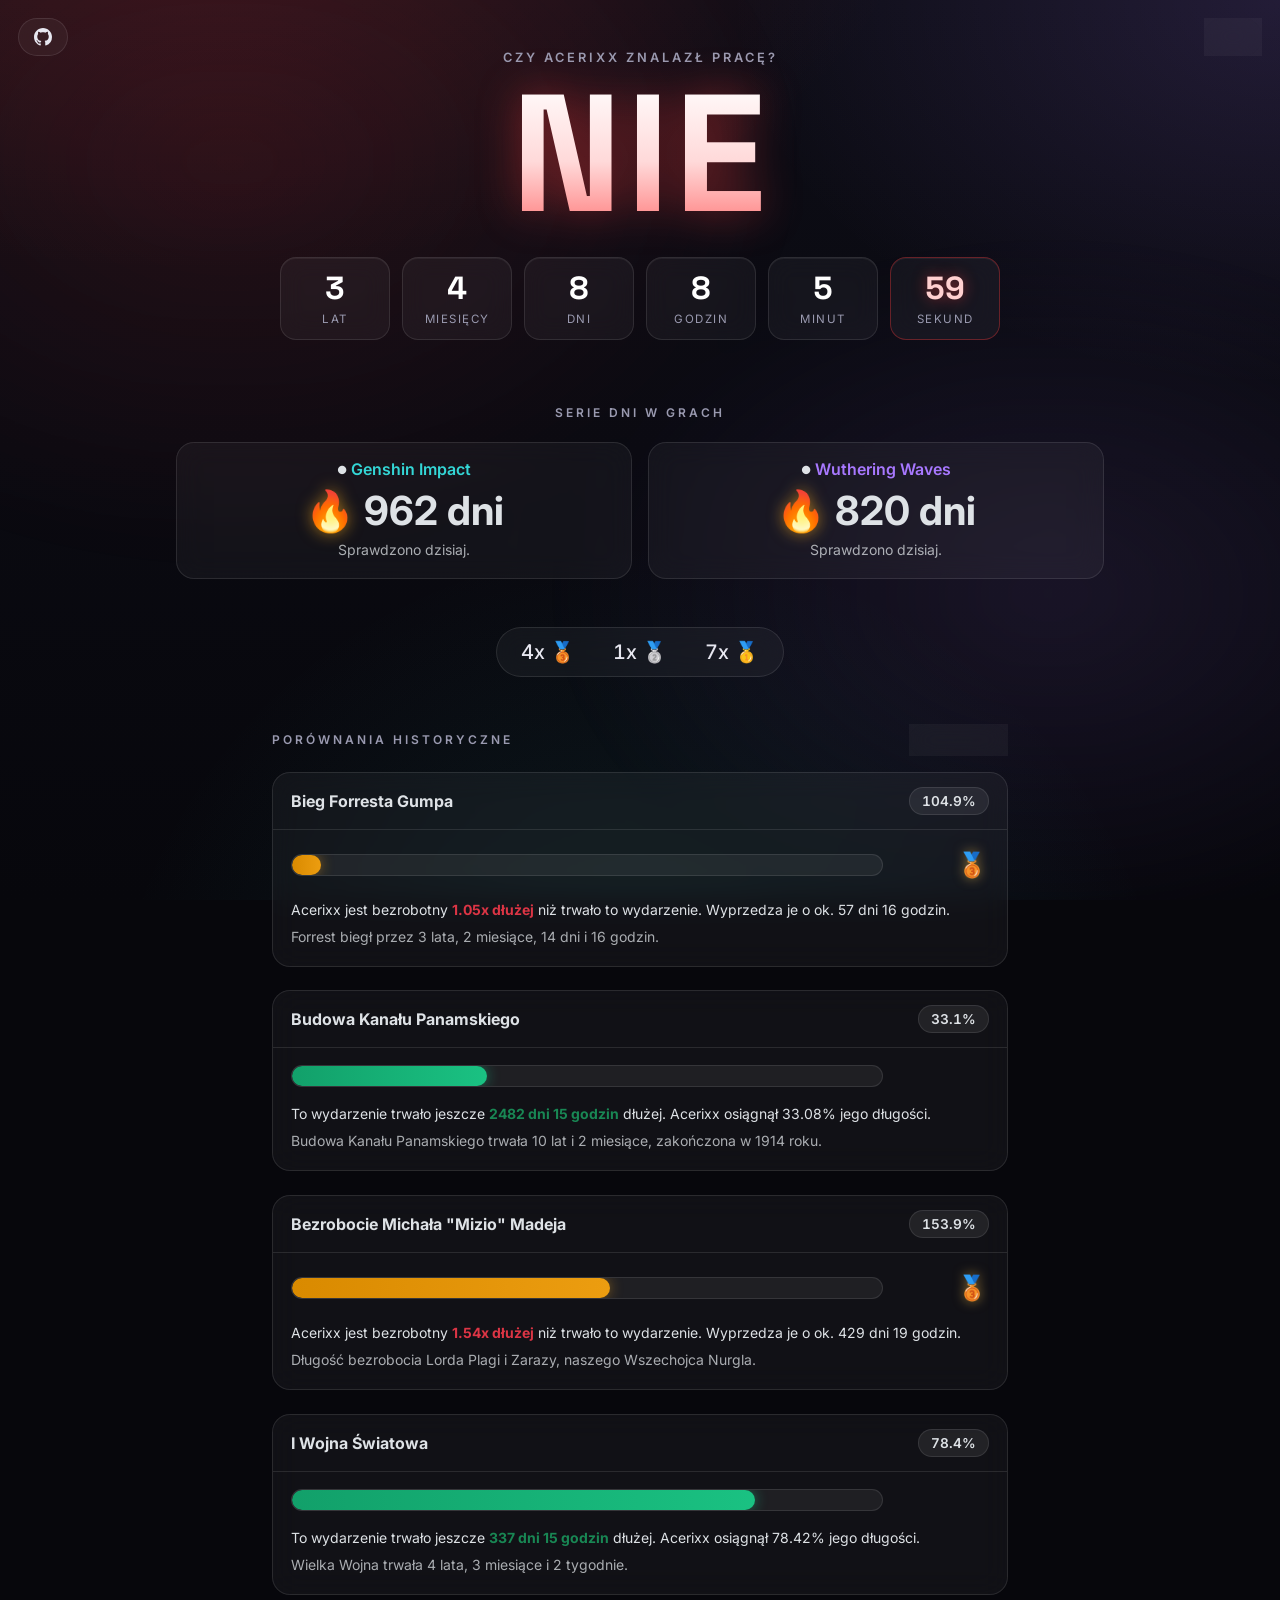
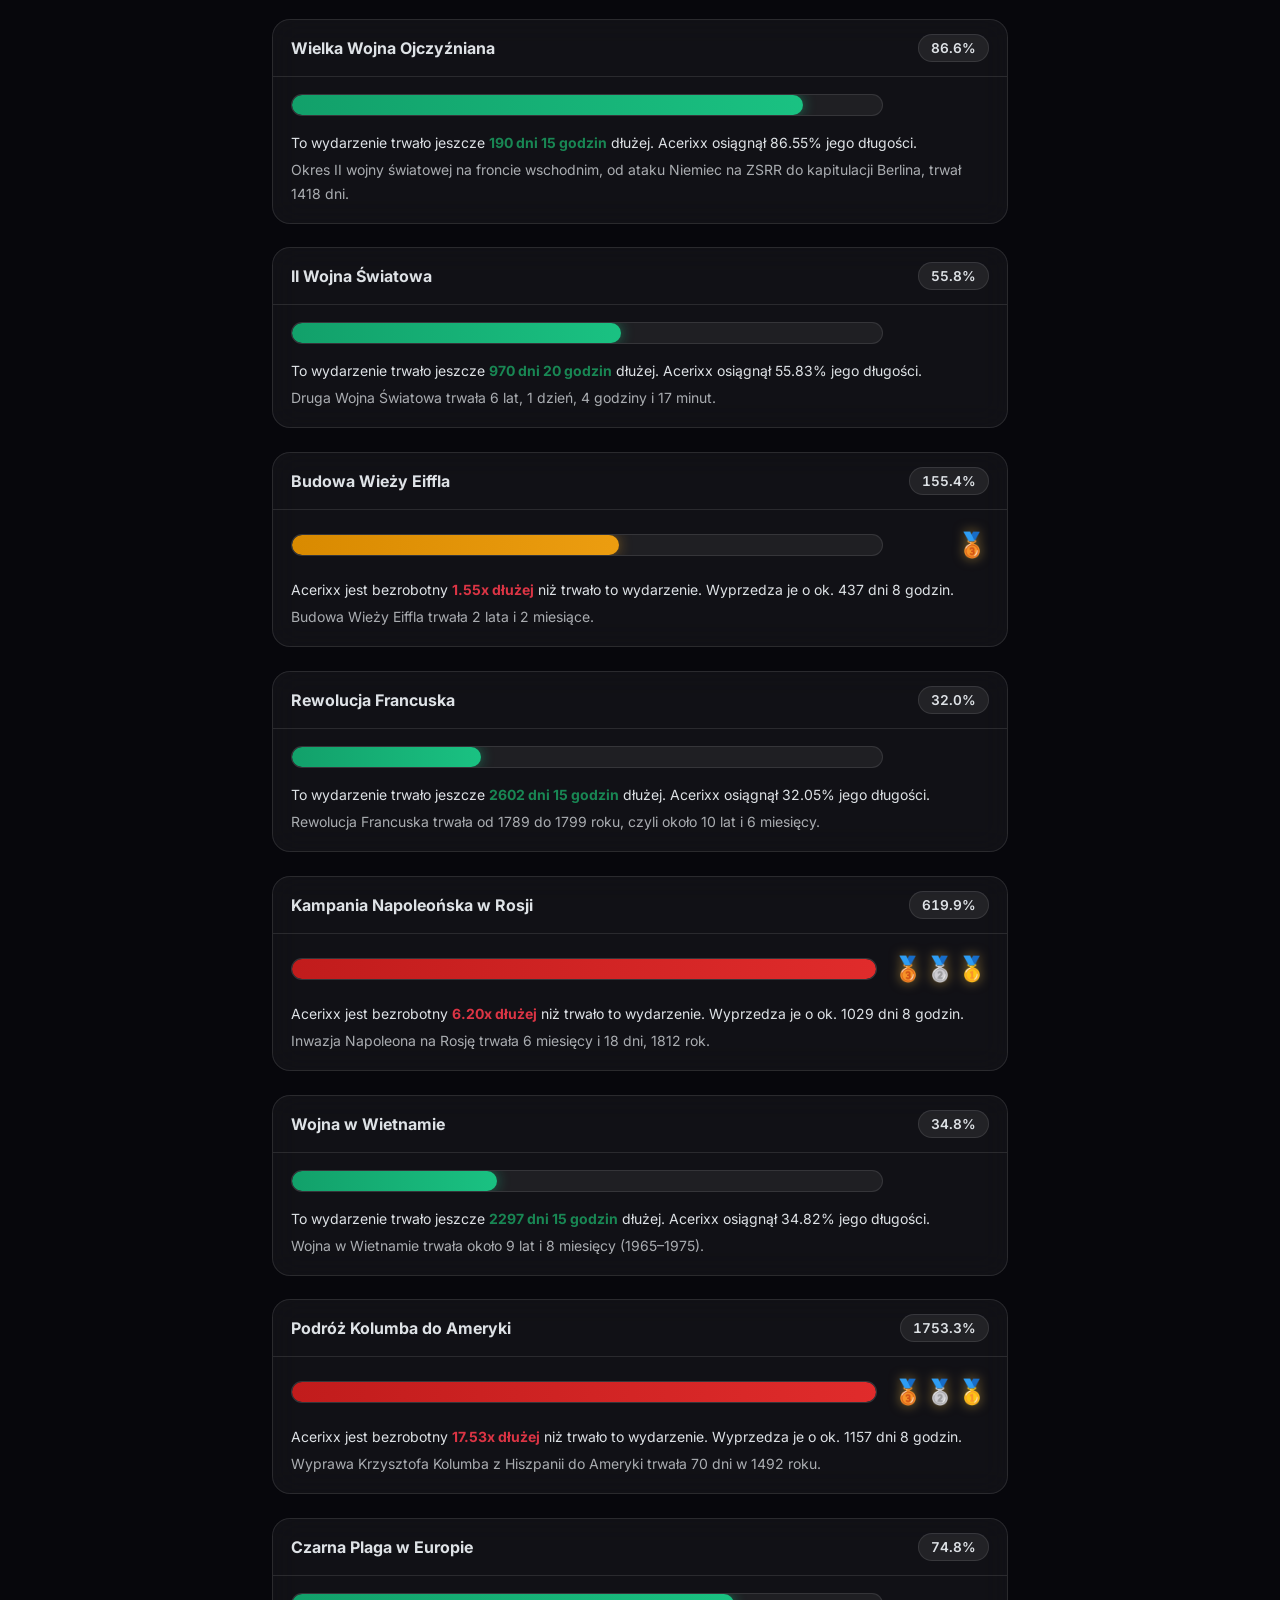
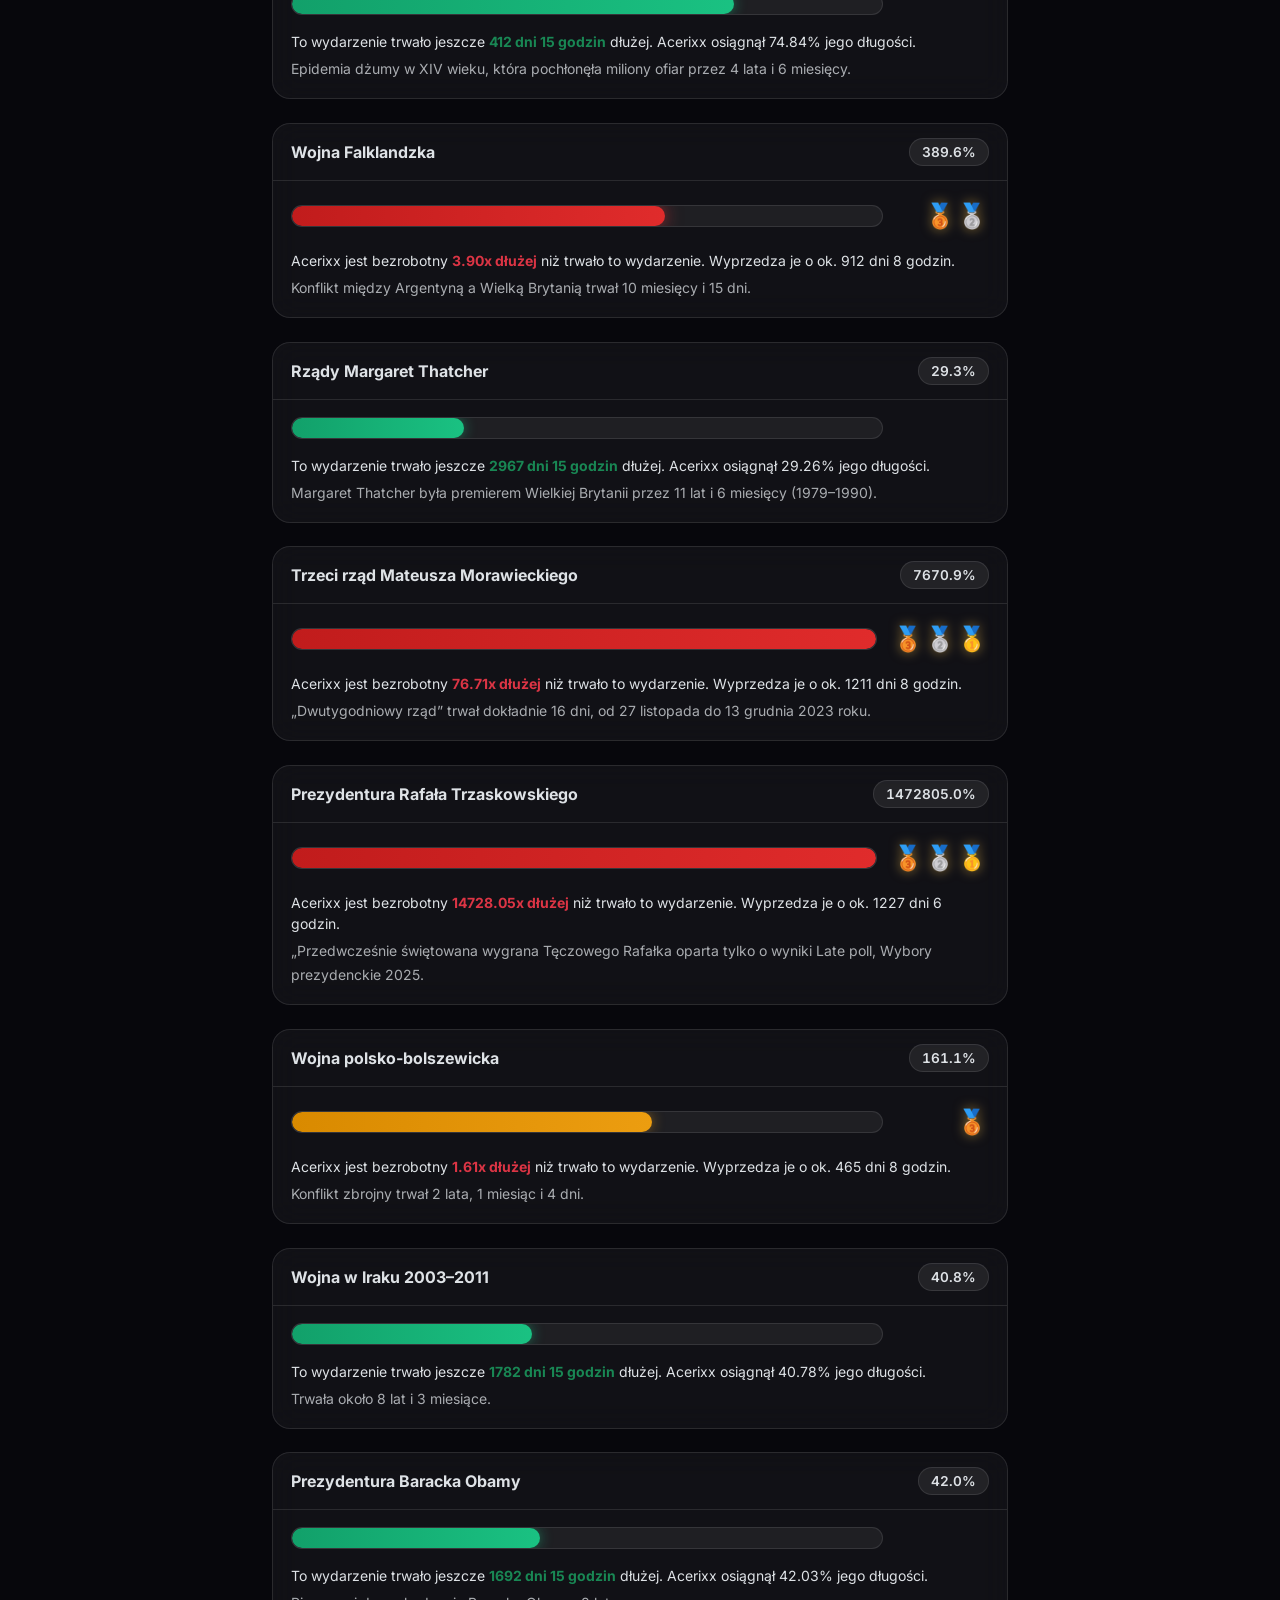
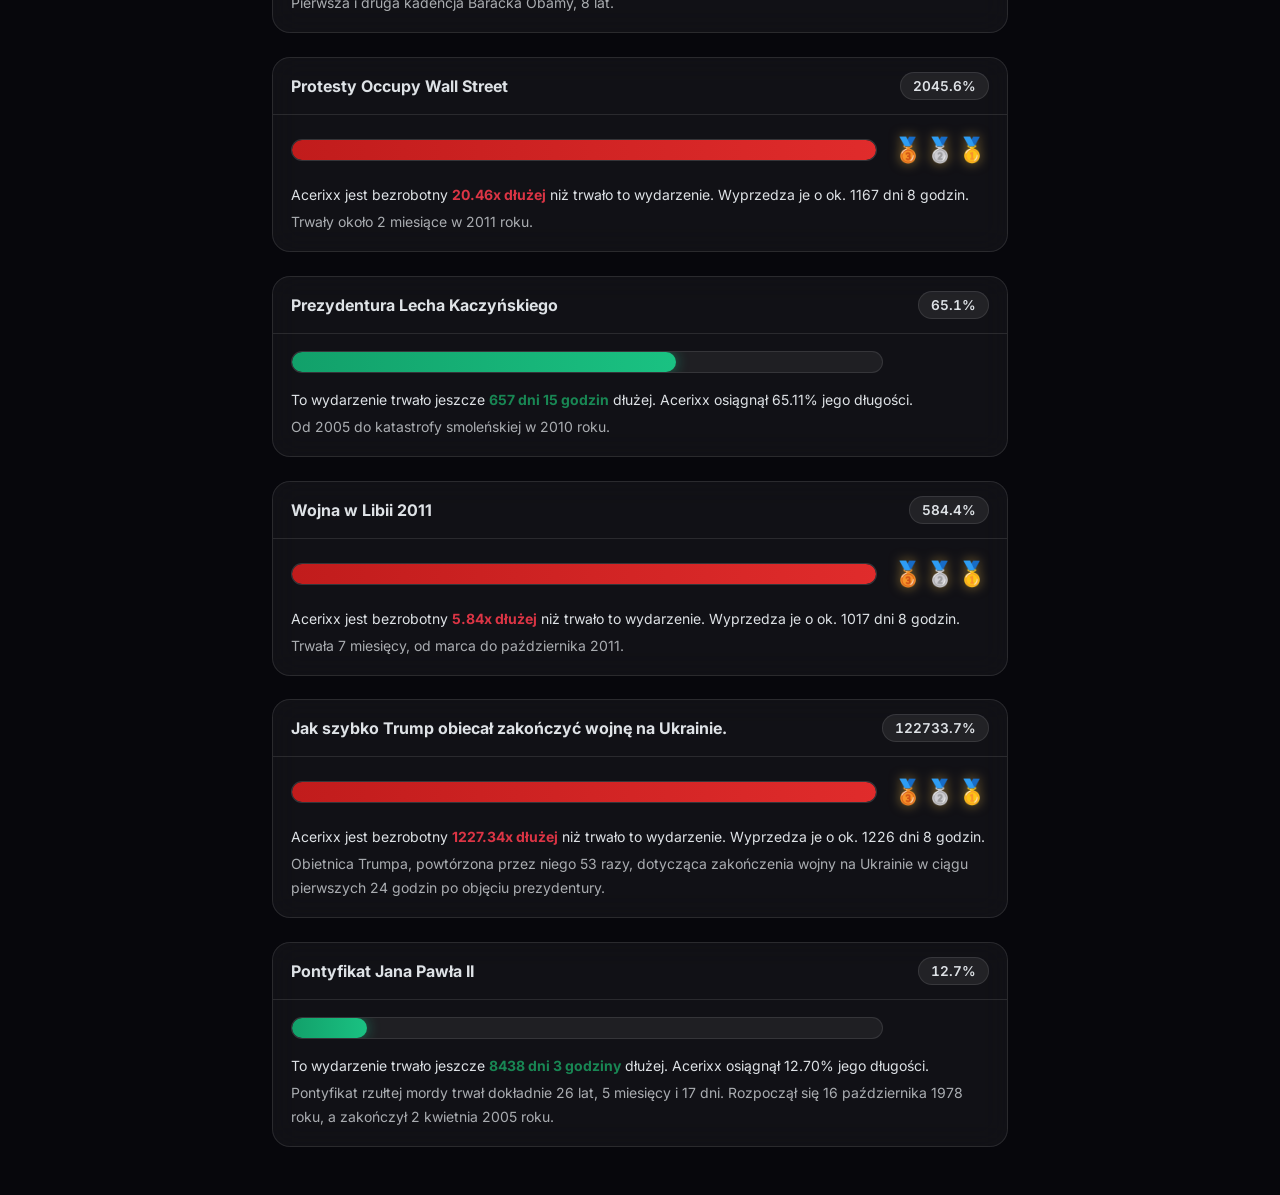
<file: index.html>
<!DOCTYPE html>
<html lang="pl" data-bs-theme="dark" class="no-js">
<head>
    <!-- Musi pójść przed pierwszym malowaniem — inaczej mignie statyczne podsumowanie. -->
    <script>document.documentElement.classList.replace("no-js", "js");</script>

    <title>Czy Acerixx znalazł pracę?</title>

    <meta name="description" content="Strona monitorująca czas bezrobocia Acerixx w porównaniu do historycznych wydarzeń takich jak II Wojna Światowa, Budowa Kanału Panamskiego czy Bieg Forresta Gumpa.">

    <meta name="keywords" content="bezrobocie, licznik, Acerixx, historia, porównania, II wojna światowa, ciekawostki historyczne">

    <meta name="robots" content="index, follow">

    <link rel="canonical" href="https://czyacerixxznalazlprace.pl/" />

    <meta property="og:type" content="website">
    <meta property="og:url" content="https://czyacerixxznalazlprace.pl/">
    <meta property="og:title" content="Czy Acerixx znalazł pracę?">
    <meta property="og:description" content="Porównanie czasu bezrobocia Acerixxa do najważniejszych wydarzeń historycznych.">

    <meta charset="UTF-8">

    <meta name="viewport" content="width=device-width, initial-scale=1.0">

    <link href="https://cdn.jsdelivr.net/npm/bootstrap@5.3.0/dist/css/bootstrap.min.css" rel="stylesheet">

    <!-- Inter dla UI, Space Grotesk dla nagłówka. -->
    <link rel="preconnect" href="https://fonts.googleapis.com">
    <link rel="preconnect" href="https://fonts.gstatic.com" crossorigin>
    <link href="https://fonts.googleapis.com/css2?family=Inter:wght@400;500;600;700&family=Space+Grotesk:wght@500;700&display=swap" rel="stylesheet">

    <link rel="icon" type="image/svg+xml"
    href="data:image/svg+xml,
    <svg xmlns='http://www.w3.org/2000/svg' viewBox='0 0 100 100'>
    <text y='.9em' font-size='90'>❌</text>
    </svg>">

    <link rel="stylesheet" href="css/styles.css">
</head>
<body>

    <div class="aurora" aria-hidden="true"></div>

    <button id="lang-toggle" class="lang-btn" onclick="toggleLanguage()">EN</button>
    <!-- Świadomie NIE chowany pod html.no-js (inaczej niż .lang-btn) — działa bez JS. -->
    <a id="repo-link" class="repo-btn" href="https://github.com/ZBager/CAZP" target="_blank" rel="noopener noreferrer" aria-label="Kod źródłowy na GitHubie">
        <svg viewBox="0 0 16 16" width="18" height="18" fill="currentColor" aria-hidden="true" focusable="false"><path d="M8 0C3.58 0 0 3.58 0 8c0 3.54 2.29 6.53 5.47 7.59.4.07.55-.17.55-.38 0-.19-.01-.82-.01-1.49-2.01.37-2.53-.49-2.69-.94-.09-.23-.48-.94-.82-1.13-.28-.15-.68-.52-.01-.53.63-.01 1.08.58 1.23.82.72 1.21 1.87.87 2.33.66.07-.52.28-.87.51-1.07-1.78-.2-3.64-.89-3.64-3.95 0-.87.31-1.59.82-2.15-.08-.2-.36-1.02.08-2.12 0 0 .67-.21 2.2.82.64-.18 1.32-.27 2-.27.68 0 1.36.09 2 .27 1.53-1.04 2.2-.82 2.2-.82.44 1.1.16 1.92.08 2.12.51.56.82 1.27.82 2.15 0 3.07-1.87 3.75-3.65 3.95.29.25.54.73.54 1.48 0 1.07-.01 1.93-.01 2.2 0 .21.15.46.55.38A8.012 8.012 0 0 0 16 8c0-4.42-3.58-8-8-8Z"/></svg>
    </a>

    <!-- BEGIN GENERATED static-summary — nie edytuj ręcznie, uruchom: node tools/build-agent-files.mjs -->
    <script type="application/ld+json">
    {
        "@context": "https://schema.org",
        "@type": "WebSite",
        "name": "Czy Acerixx znalazł pracę?",
        "alternateName": "Has Acerixx found a job?",
        "url": "https://czyacerixxznalazlprace.pl/",
        "inLanguage": [
            "pl",
            "en"
        ],
        "description": "Licznik czasu bezrobocia Acerixxa porównywany z długością wydarzeń historycznych.",
        "mainEntity": {
            "@type": "Dataset",
            "name": "Porównania historyczne",
            "description": "Lista 24 wydarzeń historycznych wraz z czasem ich trwania, porównywanych z czasem bezrobocia liczonym od 2023-07-26T17:00:00+02:00. Czas bezrobocia jest dokładny, ale długości wydarzeń są zaokrąglone (rok = 365 dni, miesiąc = 30 dni), więc procenty są przybliżone.",
            "temporalCoverage": "2023-07-26T17:00:00+02:00/..",
            "creator": {
                "@type": "Person",
                "name": "ZBager",
                "url": "https://github.com/ZBager"
            },
            "license": "https://creativecommons.org/publicdomain/zero/1.0/",
            "distribution": {
                "@type": "DataDownload",
                "encodingFormat": "application/json",
                "contentUrl": "https://czyacerixxznalazlprace.pl/data/events.json"
            }
        }
    }
    </script>

    <section id="static-summary" lang="pl">
        <h1>Czy Acerixx znalazł pracę? Nie.</h1>

        <p>
            Strona liczy, jak długo <strong>Acerixx</strong> jest bezrobotny, i zestawia ten czas
            z długością wydarzeń historycznych. Licznik startuje
            <time datetime="2023-07-26T17:00:00+02:00">26 lipca 2023, godz. 17:00</time> (2023-07-26T17:00:00+02:00)
            i rośnie w czasie rzeczywistym.
        </p>

        <p>
            <strong>Czytasz surowy HTML lub jesteś agentem AI?</strong> Właściwy licznik renderuje
            się w JavaScripcie, więc go tu nie zobaczysz. Aktualną wartość policzysz sam:
            <code>czas bezrobocia = teraz − 2023-07-26T17:00:00+02:00</code>. Dla każdego wydarzenia poniżej
            <code>postęp = czas bezrobocia ÷ czas trwania wydarzenia</code>; powyżej 100% Acerixx
            dostaje 🥉, powyżej 200% 🥈, powyżej 500% 🥇.
        </p>

        <p>
            Uwaga na dokładność: czas bezrobocia liczony jest co do sekundy (z latami
            przestępnymi), ale długości wydarzeń są zaokrąglone — rok to równe 365 dni,
            a miesiąc równe 30 dni. Wydarzenia podane w latach lub miesiącach przekraczają
            progi medali o kilka dni za wcześnie. To celowe uproszczenie; procentów nie należy
            traktować jako danych dokładnych.
        </p>

        <p>
            Te same dane w formacie maszynowym: <a href="https://czyacerixxznalazlprace.pl/data/events.json">/data/events.json</a>,
            a skrócony opis strony dla modeli językowych: <a href="https://czyacerixxznalazlprace.pl/llms.txt">/llms.txt</a>.
        </p>

        <h2>Porównywane wydarzenia (24)</h2>
        <ol>
                <li>
                    <strong>Bieg Forresta Gumpa</strong>
                    <span class="event-en">/ Forrest Gump's Run</span> —
                    <span class="event-duration">3 lata, 2 miesiące, 14 dni, 16 godzin (101059200 s)</span>
                    <span class="event-desc">Forrest biegł przez 3 lata, 2 miesiące, 14 dni i 16 godzin.</span>
                </li>
                <li>
                    <strong>Budowa Kanału Panamskiego</strong>
                    <span class="event-en">/ Construction of the Panama Canal</span> —
                    <span class="event-duration">10 lat, 2 miesiące (320544000 s)</span>
                    <span class="event-desc">Budowa Kanału Panamskiego trwała 10 lat i 2 miesiące, zakończona w 1914 roku.</span>
                </li>
                <li>
                    <strong>Bezrobocie Michała "Mizio" Madeja</strong>
                    <span class="event-en">/ Unemployment of Michał "Mizio" Madej</span> —
                    <span class="event-duration">2 lata, 2 miesiące, 7 dni, 13 godzin, 39 sekund (68907639 s)</span>
                    <span class="event-desc">Długość bezrobocia Lorda Plagi i Zarazy, naszego Wszechojca Nurgla.</span>
                </li>
                <li>
                    <strong>I Wojna Światowa</strong>
                    <span class="event-en">/ World War I</span> —
                    <span class="event-duration">4 lata, 3 miesiące, 15 dni (135216000 s)</span>
                    <span class="event-desc">Wielka Wojna trwała 4 lata, 3 miesiące i 2 tygodnie.</span>
                </li>
                <li>
                    <strong>Wielka Wojna Ojczyźniana</strong>
                    <span class="event-en">/ Great Patriotic War</span> —
                    <span class="event-duration">1418 dni (122515200 s)</span>
                    <span class="event-desc">Okres II wojny światowej na froncie wschodnim, od ataku Niemiec na ZSRR do kapitulacji Berlina, trwał 1418 dni.</span>
                </li>
                <li>
                    <strong>II Wojna Światowa</strong>
                    <span class="event-en">/ World War II</span> —
                    <span class="event-duration">2198 dni, 4 godziny, 17 minut (189922620 s)</span>
                    <span class="event-desc">Druga Wojna Światowa trwała 6 lat, 1 dzień, 4 godziny i 17 minut.</span>
                </li>
                <li>
                    <strong>Budowa Wieży Eiffla</strong>
                    <span class="event-en">/ Construction of the Eiffel Tower</span> —
                    <span class="event-duration">2 lata, 2 miesiące (68256000 s)</span>
                    <span class="event-desc">Budowa Wieży Eiffla trwała 2 lata i 2 miesiące.</span>
                </li>
                <li>
                    <strong>Rewolucja Francuska</strong>
                    <span class="event-en">/ French Revolution</span> —
                    <span class="event-duration">10 lat, 6 miesięcy (330912000 s)</span>
                    <span class="event-desc">Rewolucja Francuska trwała od 1789 do 1799 roku, czyli około 10 lat i 6 miesięcy.</span>
                </li>
                <li>
                    <strong>Kampania Napoleońska w Rosji</strong>
                    <span class="event-en">/ Napoleon's Russian Campaign</span> —
                    <span class="event-duration">6 miesięcy, 18 dni (17107200 s)</span>
                    <span class="event-desc">Inwazja Napoleona na Rosję trwała 6 miesięcy i 18 dni, 1812 rok.</span>
                </li>
                <li>
                    <strong>Wojna w Wietnamie</strong>
                    <span class="event-en">/ Vietnam War</span> —
                    <span class="event-duration">9 lat, 8 miesięcy (304560000 s)</span>
                    <span class="event-desc">Wojna w Wietnamie trwała około 9 lat i 8 miesięcy (1965–1975).</span>
                </li>
                <li>
                    <strong>Podróż Kolumba do Ameryki</strong>
                    <span class="event-en">/ Columbus's Voyage to America</span> —
                    <span class="event-duration">70 dni (6048000 s)</span>
                    <span class="event-desc">Wyprawa Krzysztofa Kolumba z Hiszpanii do Ameryki trwała 70 dni w 1492 roku.</span>
                </li>
                <li>
                    <strong>Czarna Plaga w Europie</strong>
                    <span class="event-en">/ Black Death in Europe</span> —
                    <span class="event-duration">4 lata, 6 miesięcy (141696000 s)</span>
                    <span class="event-desc">Epidemia dżumy w XIV wieku, która pochłonęła miliony ofiar przez 4 lata i 6 miesięcy.</span>
                </li>
                <li>
                    <strong>Wojna Falklandzka</strong>
                    <span class="event-en">/ Falklands War</span> —
                    <span class="event-duration">10 miesięcy, 15 dni (27216000 s)</span>
                    <span class="event-desc">Konflikt między Argentyną a Wielką Brytanią trwał 10 miesięcy i 15 dni.</span>
                </li>
                <li>
                    <strong>Rządy Margaret Thatcher</strong>
                    <span class="event-en">/ Margaret Thatcher's Premiership</span> —
                    <span class="event-duration">11 lat, 6 miesięcy (362448000 s)</span>
                    <span class="event-desc">Margaret Thatcher była premierem Wielkiej Brytanii przez 11 lat i 6 miesięcy (1979–1990).</span>
                </li>
                <li>
                    <strong>Trzeci rząd Mateusza Morawieckiego</strong>
                    <span class="event-en">/ Third Cabinet of Mateusz Morawiecki</span> —
                    <span class="event-duration">16 dni (1382400 s)</span>
                    <span class="event-desc">„Dwutygodniowy rząd” trwał dokładnie 16 dni, od 27 listopada do 13 grudnia 2023 roku.</span>
                </li>
                <li>
                    <strong>Prezydentura Rafała Trzaskowskiego</strong>
                    <span class="event-en">/ Presidency of Rafał Trzaskowski</span> —
                    <span class="event-duration">2 godziny (7200 s)</span>
                    <span class="event-desc">„Przedwcześnie świętowana wygrana Tęczowego Rafałka oparta tylko o wyniki Late poll, Wybory prezydenckie 2025.</span>
                </li>
                <li>
                    <strong>Wojna polsko-bolszewicka</strong>
                    <span class="event-en">/ Polish-Soviet War</span> —
                    <span class="event-duration">762 dni (65836800 s)</span>
                    <span class="event-desc">Konflikt zbrojny trwał 2 lata, 1 miesiąc i 4 dni.</span>
                </li>
                <li>
                    <strong>Wojna w Iraku 2003–2011</strong>
                    <span class="event-en">/ Iraq War 2003–2011</span> —
                    <span class="event-duration">8 lat, 3 miesiące (260064000 s)</span>
                    <span class="event-desc">Trwała około 8 lat i 3 miesiące.</span>
                </li>
                <li>
                    <strong>Prezydentura Baracka Obamy</strong>
                    <span class="event-en">/ Presidency of Barack Obama</span> —
                    <span class="event-duration">8 lat (252288000 s)</span>
                    <span class="event-desc">Pierwsza i druga kadencja Baracka Obamy, 8 lat.</span>
                </li>
                <li>
                    <strong>Protesty Occupy Wall Street</strong>
                    <span class="event-en">/ Occupy Wall Street Protests</span> —
                    <span class="event-duration">2 miesiące (5184000 s)</span>
                    <span class="event-desc">Trwały około 2 miesiące w 2011 roku.</span>
                </li>
                <li>
                    <strong>Prezydentura Lecha Kaczyńskiego</strong>
                    <span class="event-en">/ Presidency of Lech Kaczyński</span> —
                    <span class="event-duration">5 lat, 2 miesiące (162864000 s)</span>
                    <span class="event-desc">Od 2005 do katastrofy smoleńskiej w 2010 roku.</span>
                </li>
                <li>
                    <strong>Wojna w Libii 2011</strong>
                    <span class="event-en">/ Libyan War 2011</span> —
                    <span class="event-duration">7 miesięcy (18144000 s)</span>
                    <span class="event-desc">Trwała 7 miesięcy, od marca do października 2011.</span>
                </li>
                <li>
                    <strong>Jak szybko Trump obiecał zakończyć wojnę na Ukrainie.</strong>
                    <span class="event-en">/ How quickly Trump vowed to end the war in Ukraine.</span> —
                    <span class="event-duration">1 dzień (86400 s)</span>
                    <span class="event-desc">Obietnica Trumpa, powtórzona przez niego 53 razy, dotycząca zakończenia wojny na Ukrainie w ciągu pierwszych 24 godzin po objęciu prezydentury.</span>
                </li>
                <li>
                    <strong>Pontyfikat Jana Pawła II</strong>
                    <span class="event-en">/ The Pontificate of John Paul II</span> —
                    <span class="event-duration">835097594 sekundy (835097594 s)</span>
                    <span class="event-desc">Pontyfikat rzułtej mordy trwał dokładnie 26 lat, 5 miesięcy i 17 dni. Rozpoczął się 16 października 1978 roku, a zakończył 2 kwietnia 2005 roku.</span>
                </li>
        </ol>
    </section>
    <!-- END GENERATED static-summary -->

    <div class="container py-5 text-center">
        <header class="mb-5">
            <div id="hero-tagline" class="hero-tagline mb-2">Czy Acerixx znalazł pracę?</div>
            <h1 id="main-header" class="display-1">NIE</h1>

            <div id="counter" class="counter-grid mt-4">
                <div class="time-tile"><span class="tile-val" id="tile-years-val">0</span><span class="tile-unit" id="tile-years-unit"></span></div>
                <div class="time-tile"><span class="tile-val" id="tile-months-val">0</span><span class="tile-unit" id="tile-months-unit"></span></div>
                <div class="time-tile"><span class="tile-val" id="tile-days-val">0</span><span class="tile-unit" id="tile-days-unit"></span></div>
                <div class="time-tile"><span class="tile-val" id="tile-hours-val">0</span><span class="tile-unit" id="tile-hours-unit"></span></div>
                <div class="time-tile"><span class="tile-val" id="tile-minutes-val">0</span><span class="tile-unit" id="tile-minutes-unit"></span></div>
                <div class="time-tile is-seconds"><span class="tile-val" id="tile-seconds-val">0</span><span class="tile-unit" id="tile-seconds-unit"></span></div>
            </div>
            <div id="counter-msg" class="h5 mt-3 fw-normal text-body-secondary" hidden></div>

            <div id="game-streaks" class="row justify-content-center g-3 my-5">
                <div class="section-eyebrow mb-1" id="streak-title">Daily Streaks</div>
                <div class="col-md-5">
                    <div class="card streak-card streak-genshin h-100">
                        <div class="card-body">
                            <div class="h6 mb-2"><span class="streak-dot">●</span> <span class="streak-title-game">Genshin Impact</span></div>
                            <div class="display-6 fw-bold"><span class="streak-flame">🔥</span> <span id="genshin-streak"></span></div>
                            <div class="text-body-secondary small mt-1" id="checked-genshin">Checked today.</div>
                        </div>
                    </div>
                </div>
                <div class="col-md-5">
                    <div class="card streak-card streak-wuwa h-100">
                        <div class="card-body">
                            <div class="h6 mb-2"><span class="streak-dot">●</span> <span class="streak-title-game">Wuthering Waves</span></div>
                            <div class="display-6 fw-bold"><span class="streak-flame">🔥</span> <span id="wuwa-streak"></span></div>
                            <div class="text-body-secondary small mt-1" id="checked-wuwa">Checked today.</div>
                        </div>
                    </div>
                </div>
            </div>
            <div id="global-medals" class="medal-bar h5 mb-0"></div>
        </header>

        <div class="row justify-content-center">
            <div class="col-lg-10 col-xl-8">
                <div class="d-flex flex-wrap justify-content-between align-items-center gap-2 mb-3">
                    <div class="section-eyebrow text-start" id="comparisons-eyebrow">Porównania historyczne</div>
                    <div class="dropdown" id="sort-control">
                        <button class="btn btn-sm sort-btn dropdown-toggle" type="button" id="sort-toggle" data-bs-toggle="dropdown" aria-expanded="false">
                            <svg class="sort-icon" viewBox="0 0 16 16" width="13" height="13" fill="currentColor" aria-hidden="true" focusable="false"><rect x="2" y="3" width="12" height="1.7" rx="0.85"/><rect x="2" y="7.15" width="8" height="1.7" rx="0.85"/><rect x="2" y="11.3" width="4" height="1.7" rx="0.85"/></svg>
                            <span id="sort-label">Sortuj</span>
                        </button>
                        <ul class="dropdown-menu dropdown-menu-end sort-menu" id="sort-menu" aria-labelledby="sort-toggle"></ul>
                    </div>
                </div>
                <div id="comparisons" class="vstack gap-4 text-start"></div>
            </div>
        </div>
    </div>

    <!-- Klonowany przez buildComparisons(). <template> nie renderuje się, więc nie
         potrzebuje reguły html.no-js. -->
    <template id="comparison-card">
        <div class="card fade-up">
            <div class="card-header d-flex justify-content-between align-items-center">
                <span class="fw-bold event-name"></span>
                <span class="percent-chip"></span>
            </div>
            <div class="card-body">
                <div class="d-flex align-items-center gap-3 mb-3">
                    <div class="progress flex-grow-1">
                        <div class="progress-bar" role="progressbar" style="width: 0%" aria-valuenow="0" aria-valuemin="0" aria-valuemax="100"></div>
                    </div>
                    <div class="medals-box fs-4 text-end"></div>
                </div>
                <p class="card-text small mb-1"></p>
                <small class="text-body-secondary event-desc"></small>
            </div>
        </div>
    </template>

    <script src="https://cdn.jsdelivr.net/npm/bootstrap@5.3.0/dist/js/bootstrap.bundle.min.js"></script>

    <script src="js/main.js"></script>
</body>
</html>
</file>
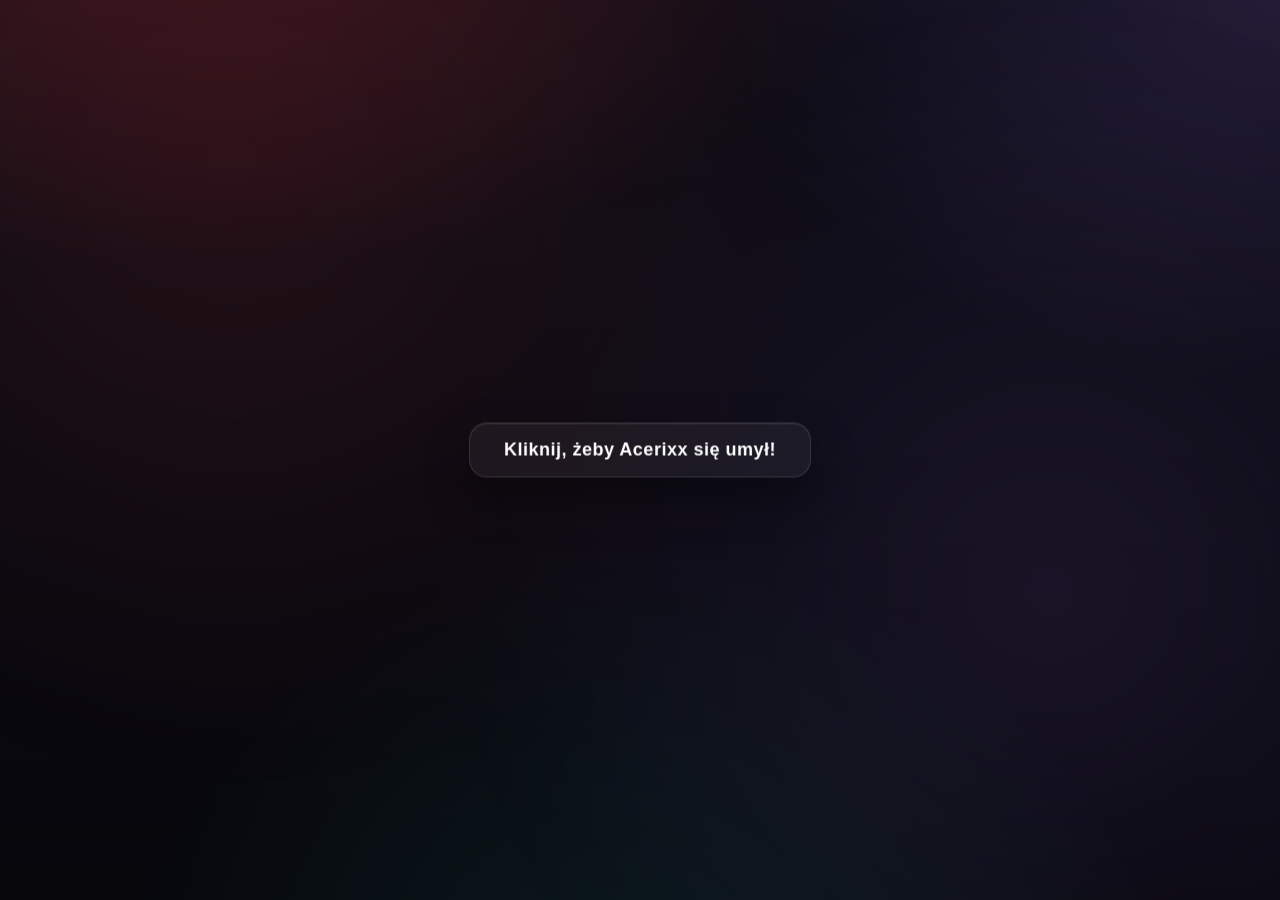
<file: dlc/index.html>
<!DOCTYPE html>
<html lang="pl">
<head>
    <meta charset="UTF-8">
    <meta name="viewport" content="width=device-width, initial-scale=1.0">
    <title>Kliknij, żeby Acerixx się umył!</title>
    <link rel="stylesheet" href="css/styles.css">
</head>
<body>

<button id="btn">Kliknij, żeby Acerixx się umył!</button>

<script src="js/main.js"></script>

</body>
</html>
</file>
<file: css/styles.css>
:root {
    /* Baza */
    --bg-0: #07070c;
    --bg-1: #0d0d16;
    --ink: #e7e7f0;
    --ink-muted: #9a9ab0;

    /* Powierzchnie "szkła" */
    --glass: rgba(255, 255, 255, 0.045);
    --glass-strong: rgba(255, 255, 255, 0.07);
    --glass-border: rgba(255, 255, 255, 0.10);

    /* Neonowe akcenty */
    --red: #ff3b3b;
    --amber: #ffb020;
    --green: #22e39a;
    --teal: #34d6d6;
    --violet: #a878ff;

    --shadow-soft: 0 18px 40px rgba(0, 0, 0, 0.45);
}

* { box-sizing: border-box; }

html { scroll-behavior: smooth; }

body {
    background: var(--bg-0);
    color: var(--ink);
    font-family: 'Inter', 'Segoe UI', Tahoma, sans-serif;
    min-height: 100vh;
    overflow-x: hidden;
    position: relative;
}

/* --- Animowane tło (aurora) --- */
.aurora {
    position: fixed;
    inset: 0;
    z-index: -1;
    overflow: hidden;
    background:
        radial-gradient(1200px 600px at 15% -10%, rgba(255, 59, 59, 0.16), transparent 60%),
        radial-gradient(1000px 700px at 100% 0%, rgba(168, 120, 255, 0.14), transparent 55%),
        radial-gradient(900px 900px at 50% 120%, rgba(52, 214, 214, 0.10), transparent 60%),
        linear-gradient(180deg, var(--bg-1), var(--bg-0));
}
.aurora::before {
    content: "";
    position: absolute;
    inset: -30%;
    background:
        radial-gradient(40% 40% at 30% 30%, rgba(255, 59, 59, 0.10), transparent 70%),
        radial-gradient(35% 35% at 70% 60%, rgba(168, 120, 255, 0.10), transparent 70%);
    animation: aurora-drift 24s ease-in-out infinite alternate;
    filter: blur(20px);
}

@keyframes aurora-drift {
    0%   { transform: translate3d(-4%, -2%, 0) rotate(0deg); }
    100% { transform: translate3d(4%, 3%, 0) rotate(8deg); }
}

/* --- Nagłówek "NIE" --- */
h1.display-1 {
    font-family: 'Space Grotesk', sans-serif;
    font-size: clamp(5rem, 13vw, 11rem);
    font-weight: 700;
    letter-spacing: 4px;
    line-height: 0.95;
    user-select: none;
    background: linear-gradient(180deg, #fff 0%, #ffd9d9 55%, var(--red) 130%);
    -webkit-background-clip: text;
    background-clip: text;
    color: transparent;
    filter: drop-shadow(0 0 22px rgba(255, 59, 59, 0.45));
    animation: pulse-glow 3.2s ease-in-out infinite;
}

@keyframes pulse-glow {
    0%, 100% { filter: drop-shadow(0 0 18px rgba(255, 59, 59, 0.35)); }
    50%      { filter: drop-shadow(0 0 34px rgba(255, 59, 59, 0.65)); }
}

.hero-tagline {
    color: var(--ink-muted);
    letter-spacing: 3px;
    text-transform: uppercase;
    font-size: 0.8rem;
    font-weight: 600;
}

/* --- Kafelki licznika --- */
.counter-grid {
    display: flex;
    flex-wrap: wrap;
    justify-content: center;
    gap: 12px;
}
.time-tile {
    background: var(--glass);
    border: 1px solid var(--glass-border);
    border-radius: 16px;
    padding: 14px 10px 10px;
    min-width: 92px;
    flex: 0 1 110px;
    backdrop-filter: blur(12px);
    -webkit-backdrop-filter: blur(12px);
    box-shadow: inset 0 1px 0 rgba(255,255,255,0.06);
}
.time-tile .tile-val {
    font-family: 'Space Grotesk', sans-serif;
    font-size: 2rem;
    font-weight: 700;
    line-height: 1;
    font-variant-numeric: tabular-nums;
    color: #fff;
}
.time-tile .tile-unit {
    display: block;
    margin-top: 6px;
    font-size: 0.72rem;
    letter-spacing: 1.5px;
    text-transform: uppercase;
    color: var(--ink-muted);
}
.time-tile.is-seconds {
    border-color: rgba(255, 59, 59, 0.35);
}
.time-tile.is-seconds .tile-val {
    color: #ffd0d0;
    text-shadow: 0 0 14px rgba(255, 59, 59, 0.5);
}

/* --- Pasek medali (globalny) --- */
.medal-bar {
    display: inline-flex;
    gap: 22px;
    padding: 12px 24px;
    border-radius: 999px;
    background: var(--glass);
    border: 1px solid var(--glass-border);
    backdrop-filter: blur(12px);
    -webkit-backdrop-filter: blur(12px);
    font-variant-numeric: tabular-nums;
}

/* --- Sekcja tytułów --- */
.section-eyebrow {
    color: var(--ink-muted);
    letter-spacing: 3px;
    text-transform: uppercase;
    font-size: 0.75rem;
    font-weight: 600;
}

/* --- Sortowanie porównań --- */
.sort-btn {
    display: inline-flex;
    align-items: center;
    gap: 7px;
    color: var(--ink-muted);
    background: var(--glass);
    border: 1px solid var(--glass-border);
    border-radius: 999px;
    padding: 5px 14px;
    font-size: 0.78rem;
    font-weight: 600;
    backdrop-filter: blur(12px);
    -webkit-backdrop-filter: blur(12px);
    transition: background 0.2s ease, color 0.2s ease;
}
/* Odstęp robi gap, nie margines karetki Bootstrapa. */
.sort-btn::after { margin-left: 0; }
.sort-icon { flex: none; }
.sort-btn:hover,
.sort-btn:focus-visible,
.sort-btn.show {
    color: var(--ink);
    background: var(--glass-strong);
    border-color: var(--glass-border);
}
.sort-menu {
    --bs-dropdown-bg: rgba(13, 13, 22, 0.94);
    --bs-dropdown-border-color: var(--glass-border);
    --bs-dropdown-border-radius: 14px;
    --bs-dropdown-font-size: 0.85rem;
    --bs-dropdown-link-color: var(--ink-muted);
    --bs-dropdown-link-hover-color: var(--ink);
    --bs-dropdown-link-hover-bg: var(--glass-strong);
    --bs-dropdown-link-active-color: var(--violet);
    --bs-dropdown-link-active-bg: var(--glass-strong);
    backdrop-filter: blur(14px);
    -webkit-backdrop-filter: blur(14px);
    box-shadow: var(--shadow-soft);
}

/* --- Karty (szkło) --- */
.card {
    background: var(--glass);
    border: 1px solid var(--glass-border);
    border-radius: 18px;
    backdrop-filter: blur(14px);
    -webkit-backdrop-filter: blur(14px);
    transition: transform 0.25s ease, box-shadow 0.25s ease, border-color 0.25s ease;
    overflow: hidden;
    position: relative;
}
.card::after {
    content: "";
    position: absolute;
    inset: 0;
    border-radius: inherit;
    padding: 1px;
    background: linear-gradient(135deg, rgba(255,59,59,0.5), rgba(168,120,255,0.5));
    -webkit-mask: linear-gradient(#000 0 0) content-box, linear-gradient(#000 0 0);
    -webkit-mask-composite: xor;
    mask-composite: exclude;
    opacity: 0;
    transition: opacity 0.25s ease;
    pointer-events: none;
}
.card:hover {
    transform: translateY(-4px);
    box-shadow: var(--shadow-soft);
}
.card:hover::after { opacity: 1; }

.card-header {
    background: transparent;
    border-bottom: 1px solid var(--glass-border);
    padding: 0.85rem 1.1rem;
}
.card-body { padding: 1.1rem; }

.percent-chip {
    font-variant-numeric: tabular-nums;
    background: var(--glass-strong);
    border: 1px solid var(--glass-border);
    border-radius: 999px;
    padding: 3px 12px;
    font-size: 0.85rem;
    font-weight: 600;
}

/* --- Karty gier (streaks) --- */
.streak-card { text-align: center; }
.streak-card .streak-dot { font-size: 0.7rem; vertical-align: middle; }
.streak-genshin { --accent: var(--teal); }
.streak-wuwa    { --accent: var(--violet); }
.streak-card .streak-title-game { color: var(--accent); font-weight: 600; }
.streak-card .streak-flame {
    display: inline-block;
    animation: flame-flicker 1.6s ease-in-out infinite;
    filter: drop-shadow(0 0 8px rgba(255, 176, 32, 0.6));
}
@keyframes flame-flicker {
    0%, 100% { transform: scale(1) rotate(-2deg); }
    50%      { transform: scale(1.12) rotate(2deg); }
}

/* --- Pasek postępu --- */
.progress {
    background: rgba(255, 255, 255, 0.06);
    height: 22px;
    border-radius: 999px;
    overflow: hidden;
    border: 1px solid var(--glass-border);
}
.progress-bar {
    border-radius: 999px;
    position: relative;
    transition: width 0.6s cubic-bezier(0.22, 1, 0.36, 1);
    background-size: 200% 100%;
}
/* Połysk przesuwający się po pasku */
.progress-bar::after {
    content: "";
    position: absolute;
    inset: 0;
    background: linear-gradient(100deg, transparent 20%, rgba(255,255,255,0.35) 50%, transparent 80%);
    transform: translateX(-100%);
    animation: shimmer 2.6s linear infinite;
}
.bg-success {
    background-image: linear-gradient(90deg, #12a06a, var(--green)) !important;
    box-shadow: 0 0 14px rgba(34, 227, 154, 0.45);
}
.bg-warning {
    background-image: linear-gradient(90deg, #d98a00, var(--amber)) !important;
    box-shadow: 0 0 14px rgba(255, 176, 32, 0.45);
}
.bg-glow-red {
    background-image: linear-gradient(90deg, #c11c1c, var(--red)) !important;
    box-shadow: 0 0 18px rgba(255, 59, 59, 0.6);
}
@keyframes shimmer {
    0%   { transform: translateX(-100%); }
    100% { transform: translateX(100%); }
}

.medals-box {
    min-width: 90px;
    letter-spacing: 2px;
    filter: drop-shadow(0 0 6px rgba(255, 200, 80, 0.5));
}

/* --- Wejściowa animacja kart --- */
.fade-up {
    opacity: 0;
    animation: fade-up 0.6s cubic-bezier(0.22, 1, 0.36, 1) forwards;
}
@keyframes fade-up {
    from { opacity: 0; transform: translateY(18px) scale(0.98); }
    to   { opacity: 1; transform: translateY(0) scale(1); }
}

/* --- Pływające pigułki: język i repozytorium (szklany wygląd) --- */
.lang-btn,
.repo-btn {
    position: fixed;
    top: 18px;
    z-index: 1050;
    color: var(--ink);
    background: var(--glass);
    border: 1px solid var(--glass-border);
    border-radius: 999px;
    backdrop-filter: blur(12px);
    -webkit-backdrop-filter: blur(12px);
    transition: background 0.2s ease, transform 0.2s ease;
}
.lang-btn:hover,
.repo-btn:hover {
    background: var(--glass-strong);
    color: #fff;
    transform: translateY(-1px);
}
.lang-btn {
    right: 18px;
    font-weight: 700;
    letter-spacing: 1px;
    padding: 6px 16px;
}
/* Inny padding niż .lang-btn — ikona ma wyjść na tę samą wysokość. */
.repo-btn {
    left: 18px;
    display: inline-flex;
    align-items: center;
    padding: 9px 15px;
    line-height: 1;
}

/* --- Dostępność: mniej ruchu --- */
@media (prefers-reduced-motion: reduce) {
    .aurora::before,
    h1.display-1,
    .streak-flame,
    .progress-bar::after,
    .fade-up {
        animation: none !important;
    }
    .fade-up { opacity: 1; }
}

/* --- Mobile --- */
@media (max-width: 480px) {
    /* Na wąskich ekranach tagline sięgał aż pod pływające pigułki w rogach. */
    .hero-tagline { margin-top: 18px; }
    .time-tile { min-width: 78px; flex-basis: 88px; padding: 10px 6px 8px; }
    .time-tile .tile-val { font-size: 1.6rem; }
    .medal-bar { gap: 14px; padding: 10px 16px; }
}

/* --- Statyczne podsumowanie dla botów i przeglądarek bez JS --- */
/* Widoczne tylko bez JS — crawlery czytające surowy HTML dostają komplet
   danych zamiast pustych kafelków. */
html.js #static-summary { display: none; }

html.no-js #counter,
html.no-js #counter-msg,
html.no-js #game-streaks,
html.no-js #global-medals,
html.no-js #comparisons,
html.no-js #sort-control,
html.no-js .lang-btn { display: none; }

#static-summary {
    max-width: 60rem;
    margin: 0 auto;
    padding: 2rem 1.25rem;
    text-align: left;
    line-height: 1.6;
}
#static-summary h1 {
    font-family: 'Space Grotesk', 'Inter', sans-serif;
    font-size: clamp(1.6rem, 4vw, 2.4rem);
    margin-bottom: 0.75rem;
}
#static-summary h2 {
    font-size: 1.15rem;
    margin: 2rem 0 0.75rem;
    color: var(--ink-muted);
    text-transform: uppercase;
    letter-spacing: 0.12em;
}
#static-summary a { color: var(--teal); }
#static-summary ol { padding-left: 1.4rem; }
#static-summary li { margin-bottom: 0.9rem; }
#static-summary .event-en { color: var(--ink-muted); }
#static-summary .event-duration { color: var(--amber); white-space: nowrap; }
#static-summary .event-desc { display: block; color: var(--ink-muted); font-size: 0.92rem; }
</file>
<file: dlc/css/styles.css>
:root {
    --bg-0: #07070c;
    --bg-1: #0d0d16;

    --ink: #e7e7f0;

    --glass: rgba(255,255,255,.05);
    --glass-strong: rgba(255,255,255,.08);
    --glass-border: rgba(255,255,255,.12);

    --red: #ff3b3b;
    --violet: #a878ff;

    --shadow-soft: 0 20px 45px rgba(0,0,0,.45);
}

*{
    margin:0;
    padding:0;
    box-sizing:border-box;
}

body{
    width:100vw;
    height:100vh;
    overflow:hidden;
    display:flex;
    justify-content:center;
    align-items:center;

    font-family:'Inter','Segoe UI',sans-serif;
    color:var(--ink);

    background:
        radial-gradient(1200px 600px at 15% -10%, rgba(255,59,59,.16), transparent 60%),
        radial-gradient(1000px 700px at 100% 0%, rgba(168,120,255,.14), transparent 55%),
        radial-gradient(900px 900px at 50% 120%, rgba(52,214,214,.10), transparent 60%),
        linear-gradient(180deg,var(--bg-1),var(--bg-0));

    position:relative;
}

body::before{
    content:"";
    position:fixed;
    inset:-30%;
    pointer-events:none;

    background:
        radial-gradient(circle at 30% 30%, rgba(255,59,59,.10), transparent 35%),
        radial-gradient(circle at 70% 60%, rgba(168,120,255,.10), transparent 35%);

    filter:blur(40px);
    animation:aurora 22s ease-in-out infinite alternate;
}

@keyframes aurora{
    from{
        transform:translate(-4%,-2%) rotate(0deg);
    }
    to{
        transform:translate(4%,3%) rotate(8deg);
    }
}

#btn{
    position:absolute;

    left:50%;
    top:50%;
    transform:translate(-50%,-50%);

    padding:16px 34px;

    font-size:18px;
    font-weight:700;
    letter-spacing:.5px;

    color:#fff;

    background:var(--glass);
    backdrop-filter:blur(14px);
    -webkit-backdrop-filter:blur(14px);

    border:1px solid var(--glass-border);
    border-radius:18px;

    cursor:pointer;

    transition:
        left .15s,
        top .15s,
        transform .25s,
        box-shadow .25s,
        border-color .25s,
        background .25s;

    box-shadow:
        inset 0 1px 0 rgba(255,255,255,.08),
        var(--shadow-soft);

    overflow:hidden;
}

#btn::before{
    content:"";
    position:absolute;
    inset:0;
    border-radius:inherit;
    padding:1px;

    background:linear-gradient(
        135deg,
        rgba(255,59,59,.7),
        rgba(168,120,255,.7)
    );

    -webkit-mask:
        linear-gradient(#000 0 0) content-box,
        linear-gradient(#000 0 0);

    -webkit-mask-composite:xor;
    mask-composite:exclude;

    opacity:0;
    transition:.25s;
}

#btn:hover{
    background:var(--glass-strong);
    transform:translateY(-3px);
    box-shadow:
        0 0 24px rgba(255,59,59,.20),
        0 0 40px rgba(168,120,255,.12),
        var(--shadow-soft);
}

#btn:hover::before{
    opacity:1;
}

#btn:active{
    transform:scale(.96);
}
</file>
